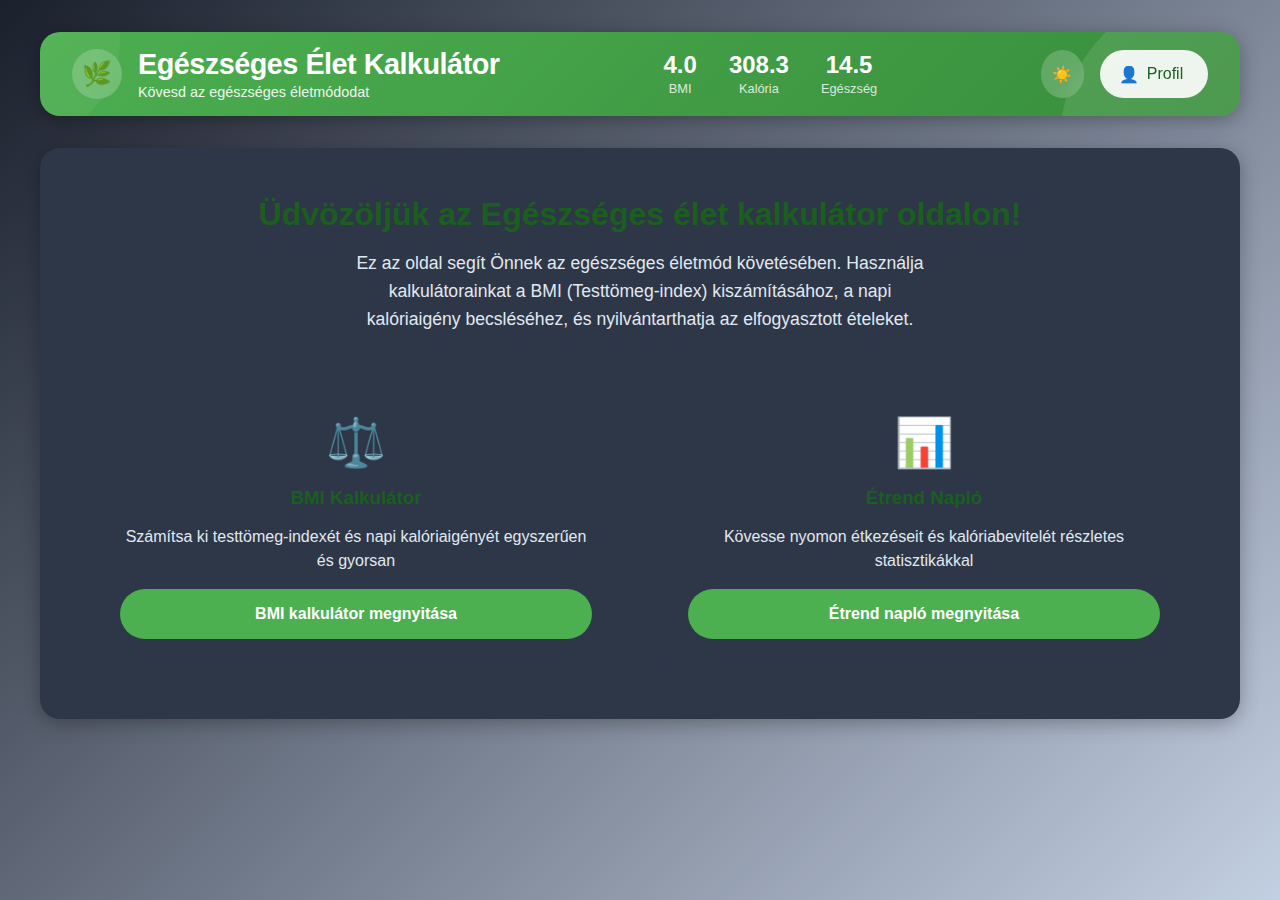
<file: index.html>
<!DOCTYPE html>
<html lang="hu">
<head>
    <meta charset="UTF-8">
    <meta name="viewport" content="width=device-width, initial-scale=1.0">
    <title>Egészséges élet kalkulátor</title>
    <link rel="stylesheet" href="style.css">
</head>
<body>
    <div class="container">
        <header class="modern-header">
    <div class="header-content">
        <div class="logo-area">
            <div class="logo-icon">🌿</div>
            <div class="logo-text">
                <h1>Egészséges Élet Kalkulátor</h1>
                <p>Kövesd az egészséges életmódodat</p>
            </div>
        </div>
        
        <div class="header-stats">
            <div class="stat-item">
                <span class="stat-value">24.2</span>
                <span class="stat-label">BMI</span>
            </div>
            <div class="stat-item">
                <span class="stat-value">1,850</span>
                <span class="stat-label">Kalória</span>
            </div>
            <div class="stat-item">
                <span class="stat-value">87%</span>
                <span class="stat-label">Egészség</span>
            </div>
        </div>
        
        <div class="header-actions">
            <button class="theme-toggle" onclick="toggleTheme()">☀️</button>
            <button class="action-btn primary" id="profil-gomb">
                <span>👤</span>
                Profil
            </button>
        </div>
    </div>
</header>

<div id="profil-modal" class="profil-modal">
    <div class="profil-content">
        <div class="profil-header">
            <h2>Profil</h2>
            <button class="close-btn">&times;</button>
        </div>
        
        <div class="profil-avatar">👤</div>
        
        <div class="profil-info">
            <h3>Üdvözöljük!</h3>
            <p>Az egészséges élet kalkulátor profilja</p>
        </div>
        
        <div class="profil-stats">
            <div class="profil-stat">
                <div class="stat-value" id="total-entries">0</div>
                <div class="stat-label">Felvett ételek</div>
            </div>
            <div class="profil-stat">
                <div class="stat-value" id="total-calories">0</div>
                <div class="stat-label">Összes kalória</div>
            </div>
            <div class="profil-stat">
                <div class="stat-value" id="avg-calories">0</div>
                <div class="stat-label">Átlag kalória</div>
            </div>
        </div>
        
        <div class="form-group">
            <label>Név</label>
            <input type="text" placeholder="Adja meg a nevét">
        </div>
        
        <div class="form-group">
            <label>Email</label>
            <input type="email" placeholder="email@example.com">
        </div>
        
        <button class="feature-btn" onclick="document.getElementById('profil-modal').style.display='none'">
            Mentés
        </button>
    </div>
</div>
        
        <main class="main-content">
            <div class="welcome-section">
                <h2>Üdvözöljük az Egészséges élet kalkulátor oldalon!</h2>
                <p>Ez az oldal segít Önnek az egészséges életmód követésében. Használja kalkulátorainkat a BMI (Testtömeg-index) kiszámításához, a napi kalóriaigény becsléséhez, és nyilvántarthatja az elfogyasztott ételeket.</p>
            </div>
            
            <div class="features-grid">
                <div class="feature-card" onclick="location.href='bmi.html'">
                    <div class="feature-icon">⚖️</div>
                    <h3>BMI Kalkulátor</h3>
                    <p>Számítsa ki testtömeg-indexét és napi kalóriaigényét egyszerűen és gyorsan</p>
                    <button class="feature-btn">BMI kalkulátor megnyitása</button>
                </div>
                
                <div class="feature-card" onclick="location.href='etrend.html'">
                    <div class="feature-icon">📊</div>
                    <h3>Étrend Napló</h3>
                    <p>Kövesse nyomon étkezéseit és kalóriabevitelét részletes statisztikákkal</p>
                    <button class="feature-btn">Étrend napló megnyitása</button>
                </div>
            </div>
        </main>
    </div>

    <script src="script.js"></script>

</body>
</html>
</file>
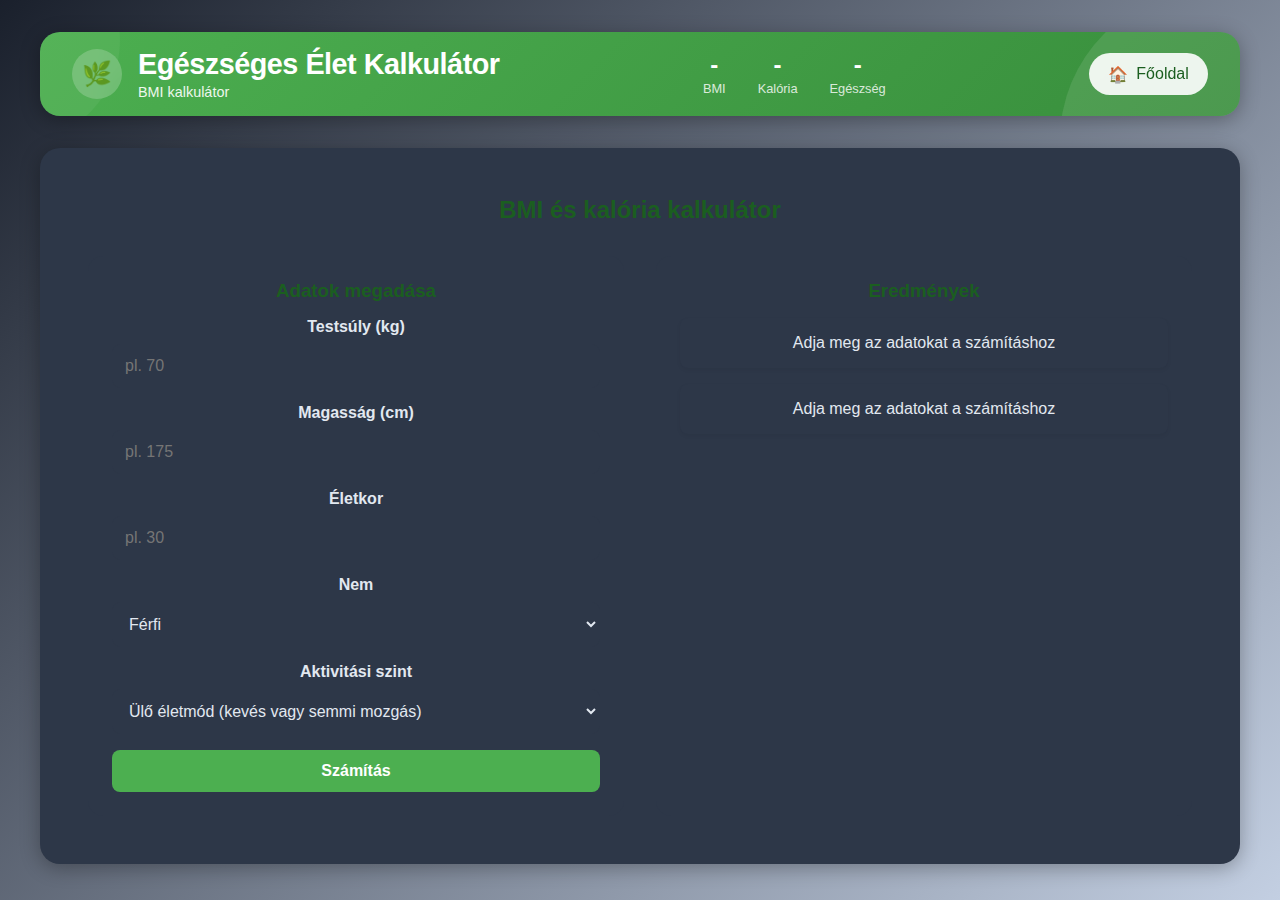
<file: bmi.html>
<!DOCTYPE html>
<html lang="hu">
<head>
    <meta charset="UTF-8">
    <meta name="viewport" content="width=device-width, initial-scale=1.0">
    <title>BMI Kalkulátor - Egészséges élet kalkulátor</title>
    <link rel="stylesheet" href="style.css">
</head>
<body>
    <div class="container">
        <header class="modern-header">
            <div class="header-content">
                <div class="logo-area">
                    <div class="logo-icon">🌿</div>
                    <div class="logo-text">
                        <h1>Egészséges Élet Kalkulátor</h1>
                        <p>BMI kalkulátor</p>
                    </div>
                </div>
                
                <div class="header-stats">
                    <div class="stat-item">
                        <span class="stat-value">-</span>
                        <span class="stat-label">BMI</span>
                    </div>
                    <div class="stat-item">
                        <span class="stat-value">-</span>
                        <span class="stat-label">Kalória</span>
                    </div>
                    <div class="stat-item">
                        <span class="stat-value">-</span>
                        <span class="stat-label">Egészség</span>
                    </div>
                </div>
                
                <div class="header-actions">
                    <button class="action-btn primary" onclick="location.href='index.html'">
                        <span>🏠</span>
                        Főoldal
                    </button>
                </div>
            </div>
        </header>
        
        <main class="main-content">
            <h2>BMI és kalória kalkulátor</h2>
            
            <div class="calculator">
                <div class="calculator-form">
                    <h3>Adatok megadása</h3>
                    <div class="form-group">
                        <label for="suly">Testsúly (kg)</label>
                        <input type="number" id="suly" min="1" max="300" placeholder="pl. 70">
                    </div>
                    
                    <div class="form-group">
                        <label for="magassag">Magasság (cm)</label>
                        <input type="number" id="magassag" min="50" max="250" placeholder="pl. 175">
                    </div>
                    
                    <div class="form-group">
                        <label for="kor">Életkor</label>
                        <input type="number" id="kor" min="1" max="120" placeholder="pl. 30">
                    </div>
                    
                    <div class="form-group">
                        <label for="nem">Nem</label>
                        <select id="nem">
                            <option value="ferfi">Férfi</option>
                            <option value="no">Nő</option>
                        </select>
                    </div>
                    
                    <div class="form-group">
                        <label for="aktivitas">Aktivitási szint</label>
                        <select id="aktivitas">
                            <option value="1.2">Ülő életmód (kevés vagy semmi mozgás)</option>
                            <option value="1.375">Enyhén aktív (könnyű testmozgás heti 1-3 nap)</option>
                            <option value="1.55">Mérsékelten aktív (közepes testmozgás heti 3-5 nap)</option>
                            <option value="1.725">Nagyon aktív (intenzív testmozgás heti 6-7 nap)</option>
                            <option value="1.9">Extrém aktív (nagyon kemény testmozgás, fizikai munka)</option>
                        </select>
                    </div>
                    
                    <button id="szamitas-gomb">Számítás</button>
                </div>
                
                <div class="calculator-result">
                    <h3>Eredmények</h3>
                    <div id="bmi-eredmeny" class="result-item">
                        <p>Adja meg az adatokat a számításhoz</p>
                    </div>
                    
                    <div id="kaloria-eredmeny" class="result-item">
                        <p>Adja meg az adatokat a számításhoz</p>
                    </div>
                </div>
            </div>
        </main>
    </div>

    <script src="script.js"></script>
</body>
</html>
</file>
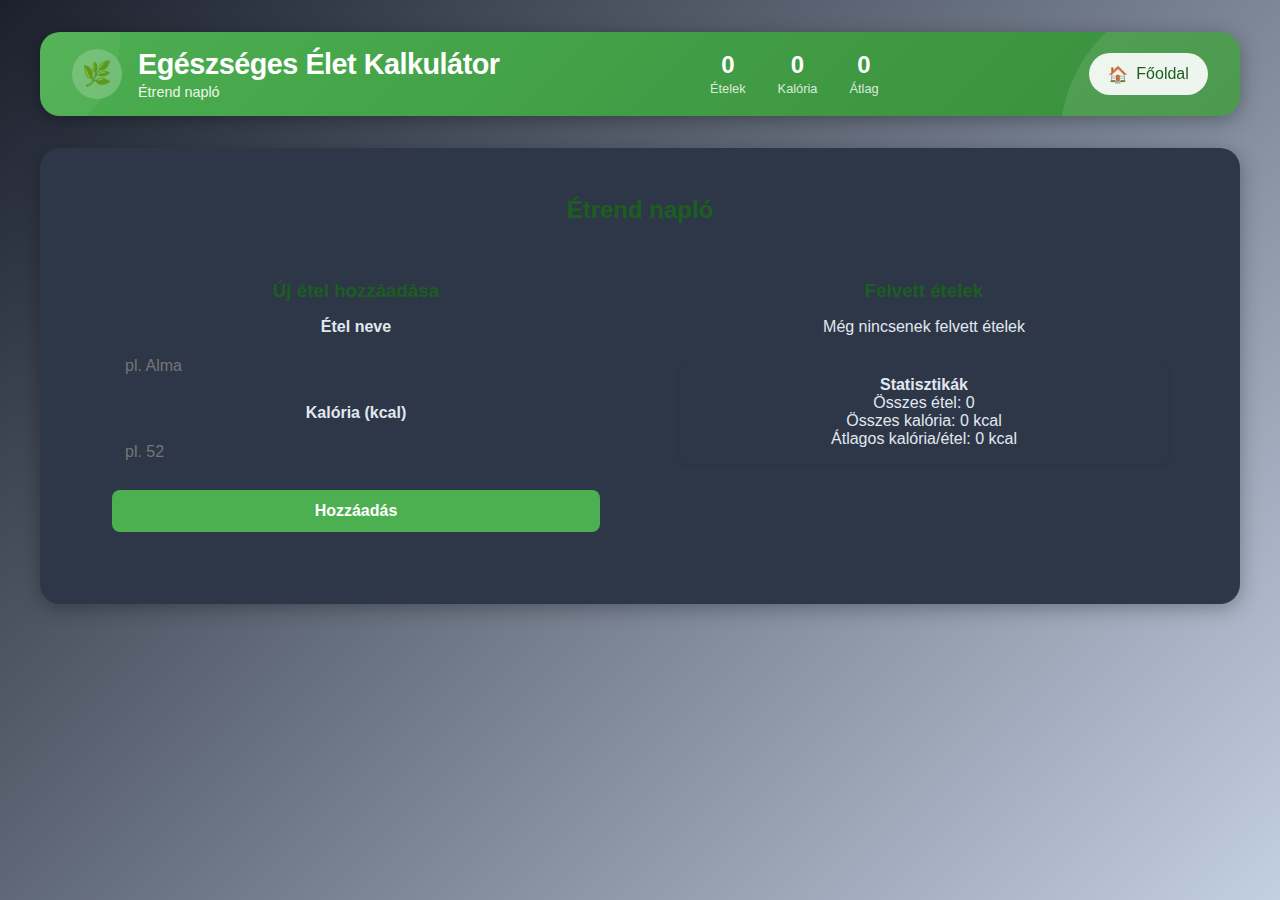
<file: etrend.html>
<!DOCTYPE html>
<html lang="hu">
<head>
    <meta charset="UTF-8">
    <meta name="viewport" content="width=device-width, initial-scale=1.0">
    <title>Étrend Napló - Egészséges élet kalkulátor</title>
    <link rel="stylesheet" href="style.css">
</head>
<body>
    <div class="container">
        <header class="modern-header">
            <div class="header-content">
                <div class="logo-area">
                    <div class="logo-icon">🌿</div>
                    <div class="logo-text">
                        <h1>Egészséges Élet Kalkulátor</h1>
                        <p>Étrend napló</p>
                    </div>
                </div>
                
                <div class="header-stats">
                    <div class="stat-item">
                        <span class="stat-value">0</span>
                        <span class="stat-label">Ételek</span>
                    </div>
                    <div class="stat-item">
                        <span class="stat-value">0</span>
                        <span class="stat-label">Kalória</span>
                    </div>
                    <div class="stat-item">
                        <span class="stat-value">0</span>
                        <span class="stat-label">Átlag</span>
                    </div>
                </div>
                
                <div class="header-actions">
                    <button class="action-btn primary" onclick="location.href='index.html'">
                        <span>🏠</span>
                        Főoldal
                    </button>
                </div>
            </div>
        </header>
        
        <main class="main-content">
            <h2>Étrend napló</h2>
            
            <div class="food-log">
                <div class="food-form">
                    <h3>Új étel hozzáadása</h3>
                    <div class="form-group">
                        <label for="etel-nev">Étel neve</label>
                        <input type="text" id="etel-nev" placeholder="pl. Alma">
                    </div>
                    
                    <div class="form-group">
                        <label for="etel-kaloria">Kalória (kcal)</label>
                        <input type="number" id="etel-kaloria" min="1" placeholder="pl. 52">
                    </div>
                    
                    <button id="etel-hozzaadas">Hozzáadás</button>
                </div>
                
                <div class="food-list">
                    <h3>Felvett ételek</h3>
                    <div id="etel-lista">
                        <p>Még nincsenek felvett ételek</p>
                    </div>
                    
                    <div class="stats">
                        <h4>Statisztikák</h4>
                        <p>Összes étel: <span id="osszes-etel">0</span></p>
                        <p>Összes kalória: <span id="osszes-kaloria">0</span> kcal</p>
                        <p>Átlagos kalória/étel: <span id="atlag-kaloria">0</span> kcal</p>
                    </div>
                </div>
            </div>
        </main>
    </div>

    <script src="script.js"></script>
</body>
</html>
</file>
<file: style.css>
:root {
    --primary-color: #4CAF50;
    --secondary-color: #388E3C;
    --accent-color: #8BC34A;
    --light-color: #F1F8E9;
    --dark-color: #1B5E20;
    --text-color: #333;
    --bg-color: #f5f7fa;
    --card-bg: white;
    --gradient: linear-gradient(135deg, #4CAF50 0%, #388E3C 100%);
    --shadow: 0 4px 20px rgba(0,0,0,0.1);
    --border-radius: 8px;
}

[data-theme="dark"] {
    --primary-color: #4CAF50;
    --secondary-color: #388E3C;
    --accent-color: #8BC34A;
    --light-color: #2d3748;
    --dark-color: #1B5E20;
    --text-color: #e2e8f0;
    --bg-color: #1a202c;
    --card-bg: #2d3748;
    --gradient: linear-gradient(135deg, #4CAF50 0%, #388E3C 100%);
    --shadow: 0 4px 20px rgba(0,0,0,0.3);
}

* {
    margin: 0;
    padding: 0;
    box-sizing: border-box;
    font-family: 'Segoe UI', Tahoma, Geneva, Verdana, sans-serif;
}

body {
    background: linear-gradient(135deg, var(--bg-color) 0%, #c3cfe2 100%);
    min-height: 100vh;
    display: flex;
    flex-direction: column;
    align-items: center;
    padding: 2rem;
    color: var(--text-color);
    transition: all 0.3s ease;
}

.container {
    width: 100%;
    max-width: 1200px;
}

/* MODERN HEADER STYLES */
.modern-header {
    background: var(--gradient);
    color: white;
    padding: 1rem 2rem;
    border-radius: 20px;
    box-shadow: var(--shadow);
    margin-bottom: 2rem;
    position: relative;
    overflow: hidden;
}

.modern-header::before {
    content: '';
    position: absolute;
    top: -50%;
    right: -10%;
    width: 300px;
    height: 300px;
    background: rgba(255, 255, 255, 0.1);
    border-radius: 50%;
    z-index: 0;
}

.modern-header::after {
    content: '';
    position: absolute;
    bottom: -30%;
    left: -10%;
    width: 200px;
    height: 200px;
    background: rgba(255, 255, 255, 0.05);
    border-radius: 50%;
    z-index: 0;
}

.header-content {
    display: flex;
    justify-content: space-between;
    align-items: center;
    position: relative;
    z-index: 1;
}

.logo-area {
    display: flex;
    align-items: center;
    gap: 1rem;
}

.logo-icon {
    width: 50px;
    height: 50px;
    background: rgba(255, 255, 255, 0.2);
    border-radius: 50%;
    display: flex;
    align-items: center;
    justify-content: center;
    font-size: 1.5rem;
    backdrop-filter: blur(10px);
    flex-shrink: 0;
}

.logo-text h1 {
    font-size: 1.8rem;
    font-weight: 700;
    margin-bottom: 0.2rem;
    letter-spacing: -0.5px;
}

.logo-text p {
    font-size: 0.9rem;
    opacity: 0.9;
    font-weight: 300;
}

.header-stats {
    display: flex;
    gap: 2rem;
}

.stat-item {
    text-align: center;
}

.stat-value {
    font-size: 1.5rem;
    font-weight: 700;
    display: block;
}

.stat-label {
    font-size: 0.8rem;
    opacity: 0.8;
    font-weight: 300;
}

.header-actions {
    display: flex;
    gap: 1rem;
}

.action-btn {
    background: rgba(255, 255, 255, 0.2);
    border: none;
    color: white;
    padding: 0.7rem 1.2rem;
    border-radius: 50px;
    font-weight: 500;
    cursor: pointer;
    transition: all 0.3s ease;
    backdrop-filter: blur(10px);
    display: flex;
    align-items: center;
    gap: 0.5rem;
    white-space: nowrap;
}

.action-btn:hover {
    background: rgba(255, 255, 255, 0.3);
    transform: translateY(-2px);
}

.action-btn.primary {
    background: rgba(255, 255, 255, 0.9);
    color: var(--dark-color);
}

.action-btn.primary:hover {
    background: white;
}

.theme-toggle {
    background: rgba(255, 255, 255, 0.2);
    border: none;
    color: white;
    padding: 0.7rem;
    border-radius: 50%;
    cursor: pointer;
    transition: all 0.3s ease;
    backdrop-filter: blur(10px);
    display: flex;
    align-items: center;
    justify-content: center;
    width: 48px;
    height: 48px;
}

.theme-toggle:hover {
    background: rgba(255, 255, 255, 0.3);
    transform: translateY(-2px);
}

/* Fő tartalom - Főoldal */
.main-content {
    background: var(--card-bg);
    padding: 3rem;
    border-radius: 20px;
    box-shadow: var(--shadow);
    text-align: center;
    width: 100%;
    transition: all 0.3s ease;
}

.welcome-section {
    margin-bottom: 3rem;
}

.welcome-section h2 {
    color: var(--dark-color);
    margin-bottom: 1rem;
    font-size: 2rem;
}

.welcome-section p {
    color: var(--text-color);
    line-height: 1.6;
    font-size: 1.1rem;
    max-width: 600px;
    margin: 0 auto 2rem;
}

.features-grid {
    display: grid;
    grid-template-columns: repeat(auto-fit, minmax(300px, 1fr));
    gap: 2rem;
    margin-top: 2rem;
}

.feature-card {
    background: var(--light-color);
    padding: 2rem;
    border-radius: 15px;
    transition: transform 0.3s ease, box-shadow 0.3s ease;
    cursor: pointer;
    color: var(--text-color);
}

.feature-card:hover {
    transform: translateY(-5px);
    box-shadow: var(--shadow);
}

.feature-icon {
    font-size: 3rem;
    margin-bottom: 1rem;
}

.feature-card h3 {
    color: var(--dark-color);
    margin-bottom: 1rem;
}

.feature-card p {
    color: var(--text-color);
    line-height: 1.5;
}

.feature-btn {
    background: var(--primary-color);
    color: white;
    border: none;
    padding: 1rem 2rem;
    border-radius: 50px;
    font-weight: 600;
    cursor: pointer;
    transition: all 0.3s ease;
    margin-top: 1rem;
    width: 100%;
}

.feature-btn:hover {
    background: var(--secondary-color);
    transform: translateY(-2px);
}

/* BMI oldal stílusai */
.calculator {
    display: grid;
    grid-template-columns: 1fr 1fr;
    gap: 2rem;
}

.calculator-form, .calculator-result {
    background-color: var(--light-color);
    padding: 1.5rem;
    border-radius: 15px;
    color: var(--text-color);
}

.form-group {
    margin-bottom: 1rem;
}

label {
    display: block;
    margin-bottom: 0.5rem;
    font-weight: bold;
    color: var(--text-color);
}

input, select, button {
    width: 100%;
    padding: 0.75rem;
    border: 1px solid #ddd;
    border-radius: var(--border-radius);
    font-size: 1rem;
    background: var(--card-bg);
    color: var(--text-color);
    border-color: var(--light-color);
}

input:focus, select:focus {
    outline: none;
    border-color: var(--primary-color);
}

button {
    background-color: var(--primary-color);
    color: white;
    border: none;
    cursor: pointer;
    font-weight: bold;
    transition: background-color 0.3s;
}

button:hover {
    background-color: var(--secondary-color);
}

.result-item {
    margin-bottom: 1rem;
    padding: 1rem;
    background-color: var(--card-bg);
    border-radius: var(--border-radius);
    box-shadow: 0 2px 4px rgba(0,0,0,0.05);
    color: var(--text-color);
}

.bmi-category {
    font-weight: bold;
    padding: 0.25rem 0.5rem;
    border-radius: 4px;
    display: inline-block;
}

.underweight {
    background-color: #FFEB3B;
    color: #333;
}

.normal {
    background-color: #4CAF50;
    color: white;
}

.overweight {
    background-color: #FF9800;
    color: white;
}

.obese {
    background-color: #F44336;
    color: white;
}

/* Étrend oldal stílusai */
.food-log {
    display: grid;
    grid-template-columns: 1fr 1fr;
    gap: 2rem;
}

.food-form, .food-list {
    background-color: var(--light-color);
    padding: 1.5rem;
    border-radius: 15px;
    color: var(--text-color);
}

.food-item {
    display: flex;
    justify-content: space-between;
    align-items: center;
    padding: 0.75rem;
    margin-bottom: 0.5rem;
    background-color: var(--card-bg);
    border-radius: var(--border-radius);
    box-shadow: 0 2px 4px rgba(0,0,0,0.05);
    color: var(--text-color);
}

.food-item button {
    width: auto;
    padding: 0.5rem 1rem;
    background-color: #f44336;
}

.food-item button:hover {
    background-color: #d32f2f;
}

.stats {
    margin-top: 1.5rem;
    padding: 1rem;
    background-color: var(--card-bg);
    border-radius: var(--border-radius);
    box-shadow: 0 2px 4px rgba(0,0,0,0.05);
    color: var(--text-color);
}

/* Profil modal */
.profil-modal {
    display: none;
    position: fixed;
    top: 0;
    left: 0;
    width: 100%;
    height: 100%;
    background: rgba(0,0,0,0.5);
    z-index: 1000;
    align-items: center;
    justify-content: center;
}

.profil-content {
    background: var(--card-bg);
    padding: 2rem;
    border-radius: 20px;
    box-shadow: var(--shadow);
    max-width: 500px;
    width: 90%;
    color: var(--text-color);
}

.profil-header {
    display: flex;
    justify-content: space-between;
    align-items: center;
    margin-bottom: 2rem;
}

.close-btn {
    background: none;
    border: none;
    font-size: 1.5rem;
    cursor: pointer;
    color: var(--text-color);
}

.profil-avatar {
    width: 100px;
    height: 100px;
    border-radius: 50%;
    background: var(--gradient);
    display: flex;
    align-items: center;
    justify-content: center;
    font-size: 2rem;
    margin: 0 auto 1rem;
    color: white;
}

.profil-info {
    text-align: center;
    margin-bottom: 2rem;
}

.profil-stats {
    display: grid;
    grid-template-columns: repeat(3, 1fr);
    gap: 1rem;
    margin-bottom: 2rem;
}

.profil-stat {
    text-align: center;
    padding: 1rem;
    background: var(--light-color);
    border-radius: 10px;
}

/* Általános stílusok */
h2 {
    color: var(--dark-color);
    margin-bottom: 2rem;
    text-align: center;
}

h3 {
    color: var(--dark-color);
    margin-bottom: 1rem;
}

/* Responsive design */
@media (max-width: 768px) {
    body {
        padding: 1rem;
    }
    
    .modern-header {
        padding: 1.5rem;
    }
    
    .header-content {
        flex-direction: column;
        gap: 1.5rem;
        text-align: center;
    }
    
    .logo-area {
        flex-direction: column;
        gap: 0.8rem;
    }
    
    .logo-text h1 {
        font-size: 1.5rem;
    }
    
    .logo-text p {
        font-size: 0.85rem;
    }
    
    .header-stats {
        order: 3;
        width: 100%;
        justify-content: space-around;
        gap: 1rem;
    }
    
    .stat-item {
        flex: 1;
    }
    
    .stat-value {
        font-size: 1.3rem;
    }
    
    .stat-label {
        font-size: 0.75rem;
    }
    
    .header-actions {
        order: 3;
        width: 100%;
        justify-content: center;
    }
    
    .action-btn {
        padding: 0.8rem 1.5rem;
        flex: 1;
        max-width: 200px;
        justify-content: center;
    }
    
    .main-content {
        padding: 2rem 1.5rem;
    }
    
    .features-grid {
        grid-template-columns: 1fr;
    }
    
    .calculator, .food-log {
        grid-template-columns: 1fr;
    }
    
    .profil-stats {
        grid-template-columns: 1fr;
    }
}

@media (max-width: 480px) {
    .modern-header {
        padding: 1rem;
    }
    
    .logo-text h1 {
        font-size: 1.3rem;
    }
    
    .header-stats {
        flex-wrap: wrap;
    }
    
    .stat-item {
        flex: 0 0 45%;
        margin-bottom: 0.5rem;
    }
    
    .calculator-form, .food-form,
    .calculator-result, .food-list {
        padding: 1rem;
    }
    
    .feature-card {
        padding: 1.5rem;
    }
}
/* Tablet és mobil nézet */
@media (max-width: 1024px) {
    .theme-toggle {
        border-radius: 20px;
        width: auto;
        padding: 0.7rem 1rem;
        gap: 0.5rem;
    }
    
    .theme-toggle::after {
        content: "Téma";
        font-weight: 500;
        font-size: 0.85rem;
    }
}

/* Kis mobilok */
@media (max-width: 480px) {
    .theme-toggle {
        padding: 0.6rem 0.8rem;
        font-size: 0.8rem;
    }
    
    .theme-toggle::after {
        font-size: 0.75rem;
    }
}

/* Nagyon kis képernyők */
@media (max-width: 360px) {
    .theme-toggle {
        padding: 0.5rem 0.7rem;
    }
    
    .theme-toggle::after {
        content: ""; /* Eltünteti a szöveget nagyon kis képernyőkön */
    }
}
</file>
